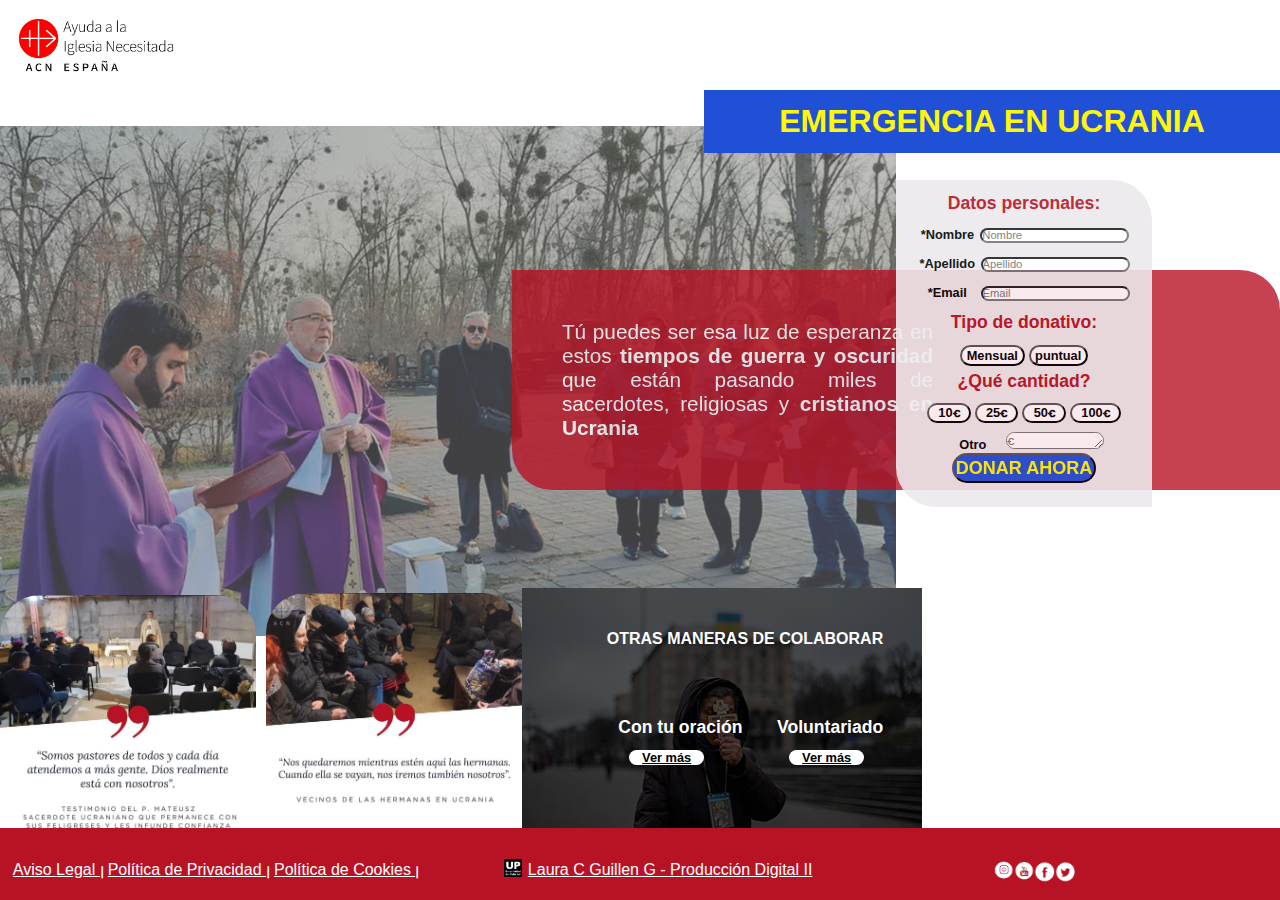
<file: index.html>
<!DOCTYPE html>
<html>
<head>
	<title>Emergencia en Ucrania/Ayuda a la Iglesia Necesitada</title>
	<meta charset="utf-8">
	<meta name="viewport" content="width=device-width, initial-scale=1.0">
	<link rel="stylesheet" type="text/css" href="css/estilo.css">
</head>
<body class="grid_container">


<header class="header">
<a href="index.html"> <img class="logo" src="imagenes/Logo.png" alt="Emergencia en ucrania"></a>
<h1 class="emergencia">EMERGENCIA EN UCRANIA</h1>
</header>
<section class="slider">
<img class="mySlides" src="imagenes/Hermanas cansadas.jpg" alt="religiosas en ucrania">
	<img class="mySlides" src="imagenes/Sacerdote en misa.jpg"  alt="misa">
	<img class="mySlides" src="imagenes/Hermana con comida.jpg"  alt="religiosa con comida">
	</section>
<section class="testimonio">
    <img src="imagenes/Testimonio1.jpg" alt="Testimonio 1">
	<img src="imagenes/Testimonio2.jpg" alt="Testimonio 2">
</section>
<form class="formulario" method="post" action="formulario.html">	
		<p>
			<h2>Datos personales:</h2>
			<label for="camponombre">*Nombre</label>
			<input class="g" type="text" name="nombre" required id="camponombre" placeholder= "Nombre"> 
		</p>
		<p>
			<label for="campoapellido">*Apellido</label>
			<input class="g" type="text" name="apellido" required id="campoapellido" placeholder= "Apellido"> 
		</p>
		<p>
			<label for="campoemail">*Email</label>
			<input class="g" type="email" name="email" required id="campoemail" placeholder= "Email"> 
		</p>
		<p>
			<h2>Tipo de donativo:</h2>
        	<input class="donativo" type="submit" value="Mensual">
        	<input class="donativo" type="submit" value="puntual">
      </p>
      <p>
		<h2>¿Qué cantidad?</h2>
		<div class="divf">
			<input class="donativo1" type="submit" value="10ꞓ">
        	<input class="donativo1" type="submit" value="25ꞓ">
        	<input class="donativo1" type="submit" value="50ꞓ">
        	<input class="donativo1" type="submit" value="100ꞓ">
        	</div>
		</p>
	  <p>   <label for="campootroo">Otro</label>
			<textarea id="campootro" placeholder= "ꞓ" rows="1" cols="10"></textarea>
		</p>
		<p>
			<input class="donar" type="submit" value="DONAR AHORA">
		</p>
</form>
<section class="mensaje">
	<p>Tú puedes ser esa luz de esperanza en estos <b>tiempos de guerra y oscuridad</b> que están pasando miles de sacerdotes, religiosas y <b>cristianos en Ucrania</b></p>
</section>
<section class="retencion">
	<img src="imagenes/mujer con crucifijo.jpg" alt="Mujer con crucifijo">
	<h1>OTRAS MANERAS DE COLABORAR</h1>
	<div>
	<h2 class="ache21">Con tu oración</h2>
	<a class="a1" href="https://www.ayudaalaiglesianecesitada.org/oraciones/por-los-cristianos-perseguidos/#vela">Ver más</a>
    </div>
    <div>
	<h2 class="ache22">Voluntariado</h2>
	<a class="a2" href="https://www.ayudaalaiglesianecesitada.org/colabora/voluntariado-ayuda-a-la-iglesia-necesitada-acn-espana/?utm_source=home&utm_medium=web&utm_campaign=general&utm_content=boton_entravoluntariado">Ver más</a>
	</div>
</section>
<footer class="footer">
  <section class="box">
 	<a href="https://www.ayudaalaiglesianecesitada.org/aviso-legal/">Aviso Legal ꞁ</a>
	<a href="https://www.ayudaalaiglesianecesitada.org/politica-de-privacidad/">Política de Privacidad ꞁ</a>
	<a href="https://www.ayudaalaiglesianecesitada.org/politica-de-cookies/">Política de Cookies ꞁ</a>
 	<img class="logoup" src="imagenes/logoup.png" alt="Logo Universidad de Palermo">
			<a href="relevamiento.html" class="name">Laura C Guillen G - Producción Digital II</a>
 </section>
	<section class="hola">
		<div class="redes">
				<a href="https://twitter.com/AyudaIglesNeces"><img src="imagenes/twitter.png" alt="Twitter"></a>
			</div>
			<div class="redes">
				<a href="https://www.facebook.com/ayudaalaiglesianecesitada/?ref=ts"><img src="imagenes/facebook.png" alt="Facebook"></a>
			</div>
			<div class="redes">
				<a href="https://www.youtube.com/user/AINorg"><img src="imagenes/youtube.png" alt="youtube"></a>
			</div>
			<div class="redes">
				<a href="https://www.instagram.com/ayudaiglesianecesitada/"><img src="imagenes/instagram.png" alt="Instagram"></a>
			</div>
		</section>
</footer> 
	<script>
var slideIndex = 1;
showDivs(slideIndex);

function plusDivs(n) {
    showDivs(slideIndex += n);
}

function showDivs(n) {
    var i;
	// acá define qué elemento entra en el slider
    var x = document.getElementsByClassName("mySlides");
    if (n > x.length) {slideIndex = 1} 
    if (n < 1) {slideIndex = x.length} ;
    for (i = 0; i < x.length; i++) {
        x[i].style.display = "none"; 
    }
    x[slideIndex-1].style.display = "block"; 
}
	
carousel();

function carousel() {
    var i;
    var x = document.getElementsByClassName("mySlides");
    for (i = 0; i < x.length; i++) {
      x[i].style.display = "none"; 
    }
    slideIndex++;
    if (slideIndex > x.length) {slideIndex = 1} 
    x[slideIndex-1].style.display = "block"; 
    setTimeout(carousel, 2000); // Cambia la imagen cada 2 segundos
}
</script>	
</body>
</html>
</file>
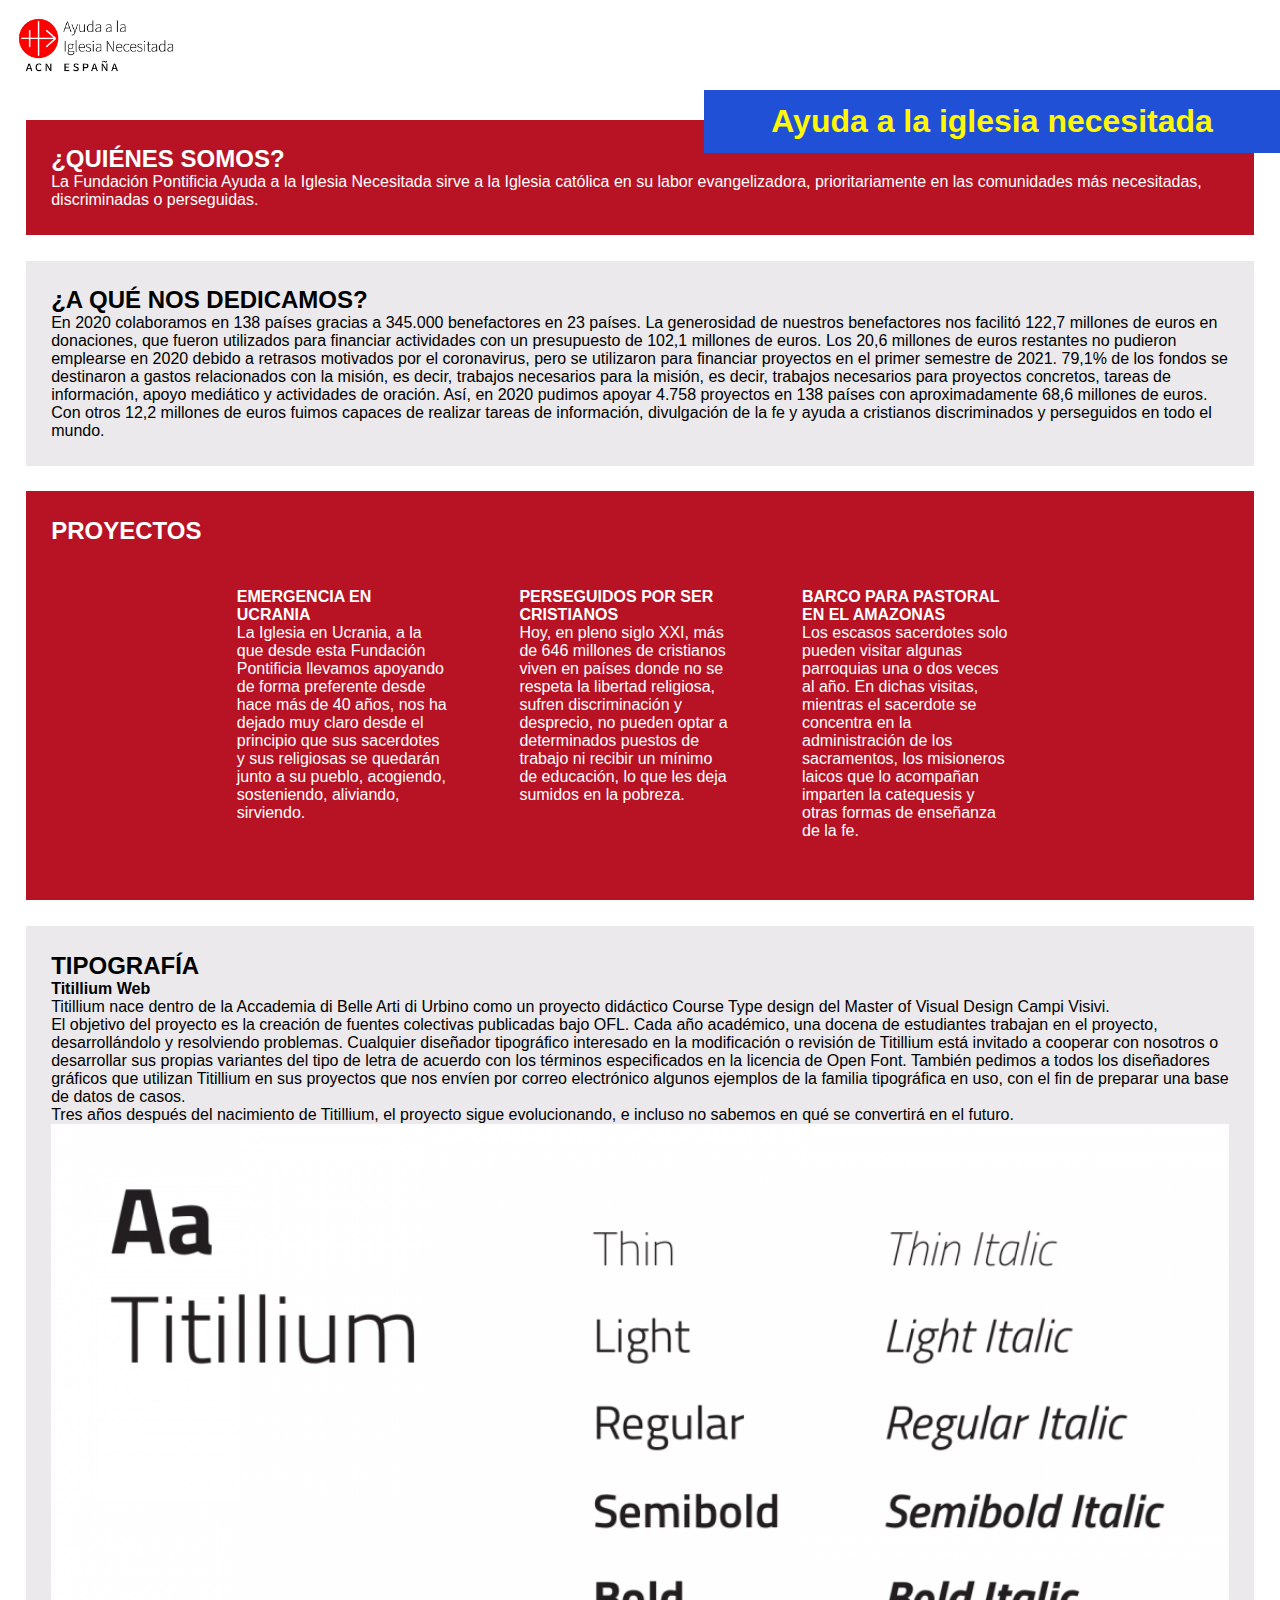
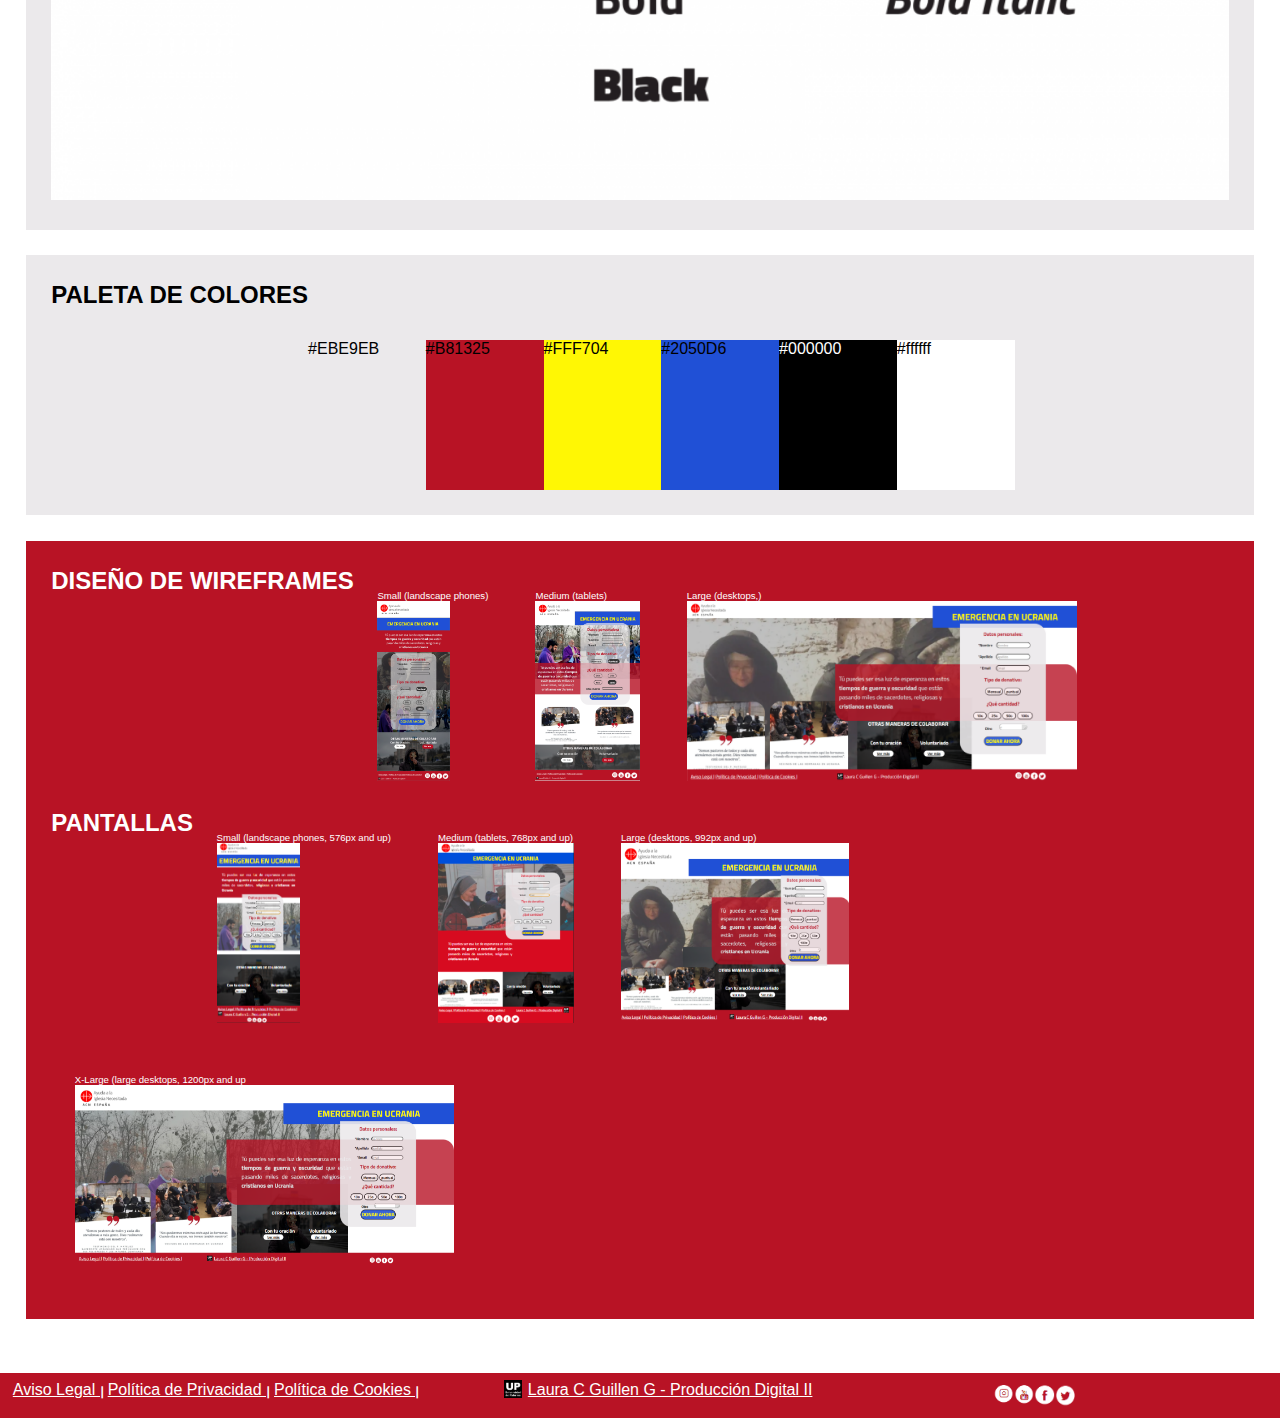
<file: relevamiento.html>
<!doctype html>
<html>
<head>
	<meta charset="utf-8"/>
	<title>Relevamiento/Ayuda a la Iglesia Necesitada</title>
	<link rel="stylesheet" type="text/css" href="lightbox2-2.11.3/dist/css/lightbox.min.css">
	<link rel="stylesheet" href="css/estilo.css"/>
</head>
<main>
<body class="grid_container2">
<header class="header">
		<a href="index.html"> <img class="logo" src="imagenes/Logo.png" alt="Emergencia en ucrania"></a>
		<h1 class="emergencia">Ayuda a la iglesia necesitada</h1>
	</header>
<section class="quienes">
	<h2>¿QUIÉNES SOMOS?</h2>
	<p>La Fundación Pontificia Ayuda a la Iglesia Necesitada sirve a la Iglesia católica en su labor evangelizadora, prioritariamente en las comunidades más necesitadas, discriminadas o perseguidas.
</p>
</section>
<article class="que">	
 <h2>¿A QUÉ NOS DEDICAMOS?</h2>
<p>En 2020 colaboramos en 138 países gracias a 345.000 benefactores en 23 países. La generosidad de nuestros benefactores nos facilitó 122,7 millones de euros en donaciones, que fueron utilizados para financiar actividades con un presupuesto de 102,1 millones de euros. Los 20,6 millones de euros restantes no pudieron emplearse en 2020 debido a retrasos motivados por el coronavirus, pero se utilizaron para financiar proyectos en el primer semestre de 2021.
79,1% de los fondos se destinaron a gastos relacionados con la misión, es decir, trabajos necesarios para la misión, es decir, trabajos necesarios para proyectos concretos, tareas de información, apoyo mediático y actividades de oración.
Así, en 2020 pudimos apoyar 4.758 proyectos en 138 países con aproximadamente 68,6 millones de euros. Con otros 12,2 millones de euros fuimos capaces de realizar tareas de información, divulgación de la fe y ayuda a cristianos discriminados y perseguidos en todo el mundo.</p>
</article>
<section class="proyectos">
<h2>PROYECTOS</h2>
<div>
<P><b>EMERGENCIA EN UCRANIA</b><br> La Iglesia en Ucrania, a la que desde esta Fundación Pontificia llevamos apoyando de forma preferente desde hace más de 40 años, nos ha dejado muy claro desde el principio que sus sacerdotes y sus religiosas se quedarán junto a su pueblo, acogiendo, sosteniendo, aliviando, sirviendo.</P>
</div>
<div>
<P><b>PERSEGUIDOS POR SER CRISTIANOS</b><br>Hoy, en pleno siglo XXI, más de 646 millones de cristianos viven en países donde no se respeta la libertad religiosa, sufren discriminación y desprecio, no pueden optar a determinados puestos de trabajo ni recibir un mínimo de educación, lo que les deja sumidos en la pobreza.</P>
</div>
<div>
<P><b>BARCO PARA PASTORAL EN EL AMAZONAS</b><br> Los escasos sacerdotes solo pueden visitar algunas parroquias una o dos veces al año. En dichas visitas, mientras el sacerdote se concentra en la administración de los sacramentos, los misioneros laicos que lo acompañan imparten la catequesis y otras formas de enseñanza de la fe.</P>
</div>
</section>
<section class="tipografia">
	<h2>TIPOGRAFÍA</h2>
<P><b>Titillium Web</b><br>Titillium nace dentro de la Accademia di Belle Arti di Urbino como un proyecto didáctico Course Type design del Master of Visual Design Campi Visivi.<br>

El objetivo del proyecto es la creación de fuentes colectivas publicadas bajo OFL. Cada año académico, una docena de estudiantes trabajan en el proyecto, desarrollándolo y resolviendo problemas. Cualquier diseñador tipográfico interesado en la modificación o revisión de Titillium está invitado a cooperar con nosotros o desarrollar sus propias variantes del tipo de letra de acuerdo con los términos especificados en la licencia de Open Font. También pedimos a todos los diseñadores gráficos que utilizan Titillium en sus proyectos que nos envíen por correo electrónico algunos ejemplos de la familia tipográfica en uso, con el fin de preparar una base de datos de casos.<br>

Tres años después del nacimiento de Titillium, el proyecto sigue evolucionando, e incluso no sabemos en qué se convertirá en el futuro.</P>
<img src="imagenes/titillium.png" alt="Tipografía">
</section>
<section class="colores">
	<h2>PALETA DE COLORES</h2>
	<div class="gris">
		<P>#EBE9EB</P>
	</div>
	<div class="rojo">
		<P>#B81325</P>
	</div>
	<div class="azul">
		<P>#FFF704</P>
	</div>
	<div class="amarillo">
		<P>#2050D6</P>
	</div>
	<div class="negro" style="color:#ffffff;">
        <P>#000000</P>
	</div>
	<div class="blanco">
        <P>#ffffff</P>
	</div>
</section>
<section class="wiref">
	<article>
	<h2>DISEÑO DE WIREFRAMES</h2>
	<div>
        <p>Small (landscape phones)</p>
		<a href="imagenes/pm.png" data-lightbox="galeria"><img src="imagenes/pm.png" alt="Resolución 390"></a>
	</div>
	<div>
		<p>Medium  (tablets)</p>
	    <a href="imagenes/pantalla ipad.png" data-lightbox="galeria"><img src="imagenes/pantalla ipad.png" alt="Resolución 768"></a>
	</div>
	<div>
		<p>Large  (desktops,)</p>
		<a href="imagenes/pantalla web.png" data-lightbox="galeria"><img src="imagenes/pantalla web.png" alt="Resolución 1200"></a>
	</div>
</article>
<article>
	<h2>PANTALLAS</h2>
	<div>
        <p>Small (landscape phones, 576px and up)</p>
		<a href="imagenes/small.png" data-lightbox="galeria"><img src="imagenes/small.png" alt="Resolución 390"></a>
	</div>
	<div>
		<p>Medium  (tablets, 768px and up)</p>
	    <a href="imagenes/768.png" data-lightbox="galeria"><img src="imagenes/768.png" alt="Resolución 768"></a>
	</div>
	<div>
		<p>Large  (desktops, 992px and up)</p>
		<a href="imagenes/900.png" data-lightbox="galeria"><img src="imagenes/900.png" alt="Resolución 992"></a>
	</div>
	<div>
		<p> X-Large  (large desktops, 1200px and up</p>
	    <a href="imagenes/1200.png" data-lightbox="galeria"><img src="imagenes/1200.png" alt="Resolución 1200"></a>
	</div>
</article>
	
</section>
<footer class="footer">
  <section class="box">
  	<div>
 	<a href="https://www.ayudaalaiglesianecesitada.org/aviso-legal/">Aviso Legal ꞁ</a>
	<a href="https://www.ayudaalaiglesianecesitada.org/politica-de-privacidad/">Política de Privacidad ꞁ</a>
	<a href="https://www.ayudaalaiglesianecesitada.org/politica-de-cookies/">Política de Cookies ꞁ</a>
 	<img class="logoup" src="imagenes/logoup.png" alt="Logo Universidad de Palermo">
			<a href="relevamiento.html" class="name">Laura C Guillen G - Producción Digital II</a>
 </div>
 </section>
	<section class="hola">
		<div class="redes">
				<a href="https://twitter.com/AyudaIglesNeces"><img src="imagenes/twitter.png" alt="Twitter"></a>
			</div>
			<div class="redes">
				<a href="https://www.facebook.com/ayudaalaiglesianecesitada/?ref=ts"><img src="imagenes/facebook.png" alt="Facebook"></a>
			</div>
			<div class="redes">
				<a href="https://www.youtube.com/user/AINorg"><img src="imagenes/youtube.png" alt="youtube"></a>
			</div>
			<div class="redes">
				<a href="https://www.instagram.com/ayudaiglesianecesitada/"><img src="imagenes/instagram.png" alt="Instagram"></a>
			</div>
		</section>
</footer>
	<script>
var slideIndex = 1;
showDivs(slideIndex);

function plusDivs(n) {
    showDivs(slideIndex += n);
}

function showDivs(n) {
    var i;
	// acá define qué elemento entra en el slider
    var x = document.getElementsByClassName("mySlides");
    if (n > x.length) {slideIndex = 1} 
    if (n < 1) {slideIndex = x.length} ;
    for (i = 0; i < x.length; i++) {
        x[i].style.display = "none"; 
    }
    x[slideIndex-1].style.display = "block"; 
}
	
carousel();

function carousel() {
    var i;
    var x = document.getElementsByClassName("mySlides");
    for (i = 0; i < x.length; i++) {
      x[i].style.display = "none"; 
    }
    slideIndex++;
    if (slideIndex > x.length) {slideIndex = 1} 
    x[slideIndex-1].style.display = "block"; 
    setTimeout(carousel, 2000); // Cambia la imagen cada 2 segundos
}
</script>	
<script>function myFunction() {var x = document.getElementById("mimenu");if (x.className === " ") {x.className += " menucelular";} else {x.className = " ";}}</script>
	<script src="lightbox2-2.11.3/dist/js/lightbox-plus-jquery.min.js"></script>
</body>
</main>
</html>
</file>
<file: css/estilo.css>
@import url('https://fonts.googleapis.com/css2?family=Open+Sans&display=swap');

*{
	box-sizing: border-box;
	margin: 0;
	padding: 0;
}

html{
	height: 100%;
}

body{
	min-height: 100%; 
	 
}
h1{color: #000000;
font-family: 'Josefin Sans', sans-serif;
font-family: 'Palette Mosaic', cursive;
font-family: 'Source Sans Pro', sans-serif;
font-family: 'Titillium Web', sans-serif;
}
.grid_container{
	display: grid;
	gap: 5px;
	grid-template: 
	"header" 30px
	"mensaje" 100px
	"formulario" auto
	"testimonio" auto
	"retencion" 100px
	"footer" 70px
	;
}

.header{
	grid-area: header;
	background-color: #ffffff;
}


.testimonio{
	grid-area: testimonio;
}


.formulario{
	grid-area: formulario;
}

.mensaje{
	grid-area: mensaje;
	background-color: #B81325;
}

.retencion{
	grid-area: retencion;
}

.footer{
	grid-area: footer;
	background-color: #B81325;
}

@media (min-width:50px) 
{
	.grid_container{
		grid-template: 
		"header      header        header" 	    150px 
		"mensaje     mensaje       mensaje" 	50px
		"formulario formulario     formulario"  auto
		"testimonio  testimonio    testimonio" 0px
		"retencion  retencion      retencion"  100px
		"footer     footer         footer"     100px /
		 100px 		100px          auto;
 	}
.testimonio{display: none;}
.logo{width: 40%;}
.emergencia{width: 100%;text-align: center;color: #FFF704;background-color: #2050D6;padding: 1%;position: absolute;top: 8%;right: 0%;z-index: 1;}
.mySlides{align-content: center; position: absolute;top: 35%;z-index: 0;filter: contrast(50%);width: 100%;}
.slider{width: 100%;}
form{border-top-right-radius:40px;border-bottom-left-radius:40px; opacity: 90%;text-align: center;background-color: #EBE9EB;width: 50%;padding: 1%;padding-top: 0.5%;position: absolute;top: 30%;left: 30%;z-index: 3;}
label{width: 25%;display: inline-block;font-size: 80%;font-weight:bold;font-family: 'Josefin Sans', sans-serif;
font-family: 'Palette Mosaic', cursive;
font-family: 'Source Sans Pro', sans-serif;
font-family: 'Titillium Web', sans-serif;}
.donar{font-size: 80%;font-weight: bold;color: #FFF704;background-color: #2050D6;border-radius: 35px;font-size: 18px;}
input {font-size: 80%;color: #000000;background-color:#ffffff; border-radius: 30px;font-family: 'Josefin Sans', sans-serif;
font-family: 'Palette Mosaic', cursive;
font-family: 'Source Sans Pro', sans-serif;
font-family: 'Titillium Web', sans-serif;}
.g{height: 15px;font-size: 70%;}
.donativo{color: #000000;background-color: #ffffff;font-weight: bold;border-radius: 35px;padding: 0.5%;padding-left: 2%;padding-right: 2%;}
.donativo1{font-size: 80%;font-weight: bold;color: #000000;background-color: #ffffff;border-radius: 35px;padding-left: 4%;padding-right: 4%;}
.donativo:hover{background-color:#000000;color: #ffffff;}
.donativo1:hover{background-color:#000000;color: #ffffff;}
.divf {width: 100%;margin-bottom: 2%;}
form h2{font-size: 110%;font-family: 'Josefin Sans', sans-serif;
font-family: 'Palette Mosaic', cursive;
font-family: 'Source Sans Pro', sans-serif;
font-family: 'Titillium Web', sans-serif;color:#B81325;}
textarea{border-radius: 30px;}
.retencion h2{font-family: 'Josefin Sans', sans-serif;
font-family: 'Palette Mosaic', cursive;
font-family: 'Source Sans Pro', sans-serif;
font-family: 'Titillium Web', sans-serif;}
.retencion img{;position: absolute;bottom: 5%;right:0; filter: grayscale(70%);filter: brightness(30%);}
.retencion h1{color: #ffffff;position: absolute;bottom: 28%;right:17%;font-size: 100%;}
.ache21{color: #ffffff;position: absolute;bottom: 18%;right:60%;font-size: 110%;}
.ache22{color: #ffffff;position: absolute;bottom: 18%;right:10%;font-size: 110%;}
.a1{font-size: 80%;color: #000000;position: absolute;bottom: 15%;right:65%;border-radius: 35px;background-color: #ffffff;padding-left: 1%; padding-right: 1%;}
.a2{font-size: 80%;color: #000000;position: absolute;bottom: 15%;right:15%;border-radius: 35px;background-color: #ffffff;padding-left: 1%; padding-right: 1%;;}
.a1:hover{background-color:#B81325;color: #ffffff;}
.a2:hover{background-color:#B81325;color: #ffffff;}
p{font-family: 'Josefin Sans', sans-serif;
font-family: 'Palette Mosaic', cursive;
font-family: 'Source Sans Pro', sans-serif;
font-family: 'Titillium Web', sans-serif;}
.name a{font-family: 'Josefin Sans', sans-serif;
font-family: 'Palette Mosaic', cursive;
font-family: 'Source Sans Pro', sans-serif;
font-family: 'Titillium Web', sans-serif; font-weight: bold;}
.retencion a{font-family: 'Josefin Sans', sans-serif;
font-family: 'Palette Mosaic', cursive;
font-family: 'Source Sans Pro', sans-serif;
font-family: 'Titillium Web', sans-serif; font-weight: bold;}
.mensaje{border-top-right-radius:0px;border-bottom-left-radius:0px;opacity: 100%;background-color: #B81325;color: #ffffff; padding: 1%; width: 100%; font-size: 100%;position: absolute;right: 0%;top:15% ;z-index: 2;
}
.mensaje p{width: 90%;text-align: justify; margin: 5%;}
footer {position: absolute;bottom: 0%;width: 100%;position: absolute;z-index: 5;height: 8%;}
.name{color: #ffffff;width:100%;margin-left: 8%;font-family: 'Josefin Sans', sans-serif;
font-family: 'Palette Mosaic', cursive;
font-family: 'Source Sans Pro', sans-serif;
font-family: 'Titillium Web', sans-serif;}
.hola{position: absolute;bottom: -20%;width: 100%;background-color:#B81325;}
.name a{font-family: 'Josefin Sans', sans-serif;
font-family: 'Palette Mosaic', cursive;
font-family: 'Source Sans Pro', sans-serif;
font-family: 'Titillium Web', sans-serif; font-weight: bold;position: absolute;bottom: 15%;}
.redes img {float: right;width: 6%;}
.redes{width: 100%;margin-left: -40%;}
.box{width: 100%;padding: 1%;}
a{color: #ffffff; font-family: 'Josefin Sans', sans-serif;
font-family: 'Palette Mosaic', cursive;
font-family: 'Source Sans Pro', sans-serif;
font-family: 'Titillium Web', sans-serif;}
.logoup{width: 5%;margin-left: -95%;position: absolute;bottom: 32%;}

}

@media (min-width: 768px) {
	.grid_container{
		grid-template: 
		"header 	header 	   header" 	        100px 
		".   	    .   	   formulario" 	    250px
		"mensaje 	mensaje    formulario" 	    300px
		"testimonio testimonio retencion" 	    auto
		"footer 	footer 	   footer" 	        150px /
		 200px 		200px      auto;
	}
.testimonio{display: block;}
.logo{width: 30%;}
.emergencia{text-align: center;color: #FFF704;background-color: #2050D6;padding: 1%;position: absolute;top: 7%;right: 0%;z-index: 1;}
.mySlides{align-content: center; position: absolute;top: 10%;z-index: 0;filter: contrast(50%);width: 100%;}
.slider{width: 100%;}
form{border-top-right-radius:40px;border-bottom-left-radius:40px; opacity: 90%;text-align: center;background-color: #EBE9EB;width: 40%;padding: 1%;padding-top: 0.5%;position: absolute;top: 18%;left: 50%;z-index: 3;}
label{width: 25%;display: inline-block;font-size: 80%;font-weight:bold;font-family: 'Josefin Sans', sans-serif;
font-family: 'Palette Mosaic', cursive;
font-family: 'Source Sans Pro', sans-serif;
font-family: 'Titillium Web', sans-serif;}
.donar{font-size: 80%;font-weight: bold;color: #FFF704;background-color: #2050D6;border-radius: 35px;font-size: 18px;}
input {font-size: 80%;color: #000000;background-color:#ffffff; border-radius: 30px;font-family: 'Josefin Sans', sans-serif;
font-family: 'Palette Mosaic', cursive;
font-family: 'Source Sans Pro', sans-serif;
font-family: 'Titillium Web', sans-serif;margin-bottom: 5%;}
.g{height: 15px;font-size: 70%;margin-bottom: 5%;}
.donativo{color: #000000;background-color: #ffffff;font-weight: bold;border-radius: 35px;padding: 0.5%;padding-left: 2%;padding-right: 2%;margin-bottom: 2%;}
.donativo1{font-size: 80%;font-weight: bold;color: #000000;background-color: #ffffff;border-radius: 35px;padding-left: 4%;padding-right: 4%;margin-bottom: 2%;}
.donativo:hover{background-color:#000000;color: #ffffff;margin-bottom: 5%;}
.donativo1:hover{background-color:#000000;color: #ffffff;margin-bottom: 5%;}
.divf {width: 100%;margin-bottom: 2%;margin-bottom: 2%;}
form h2{font-size: 110%;font-family: 'Josefin Sans', sans-serif;
font-family: 'Palette Mosaic', cursive;
font-family: 'Source Sans Pro', sans-serif;
font-family: 'Titillium Web', sans-serif;color:#B81325;margin-bottom: 5%;}
textarea{border-radius: 30px;}
.retencion h2{font-family: 'Josefin Sans', sans-serif;
font-family: 'Palette Mosaic', cursive;
font-family: 'Source Sans Pro', sans-serif;
font-family: 'Titillium Web', sans-serif;}
.retencion img{;position: absolute;bottom: 5%;right:0; filter: grayscale(70%);filter: brightness(30%);}
.retencion h1{color: #ffffff;position: absolute;bottom: 28%;right:17%;font-size: 100%;}
.ache21{color: #ffffff;position: absolute;bottom: 18%;right:35%;font-size: 110%;}
.ache22{color: #ffffff;position: absolute;bottom: 18%;right:10%;font-size: 110%;}
.a1{font-size: 80%;color: #000000;position: absolute;bottom: 15%;right:30%;border-radius: 35px;background-color: #ffffff;padding-left: 1%; padding-right: 1%;}
.a2{font-size: 80%;color: #000000;position: absolute;bottom: 15%;right:15%;border-radius: 35px;background-color: #ffffff;padding-left: 1%; padding-right: 1%;;}
.a1:hover{background-color:#B81325;color: #ffffff;}
.a2:hover{background-color:#B81325;color: #ffffff;}
p{font-family: 'Josefin Sans', sans-serif;
font-family: 'Palette Mosaic', cursive;
font-family: 'Source Sans Pro', sans-serif;
font-family: 'Titillium Web', sans-serif;}
.name a{font-family: 'Josefin Sans', sans-serif;
font-family: 'Palette Mosaic', cursive;
font-family: 'Source Sans Pro', sans-serif;
font-family: 'Titillium Web', sans-serif; font-weight: bold;}
.retencion a{font-family: 'Josefin Sans', sans-serif;
font-family: 'Palette Mosaic', cursive;
font-family: 'Source Sans Pro', sans-serif;
font-family: 'Titillium Web', sans-serif; font-weight: bold;}
.testimonio{width: 100%;position: absolute;right: 0%;z-index: 2;bottom: 7.5%;
}
.testimonio img{margin-right: 1%;width: 22%;border-top-right-radius:40px;border-top-left-radius:40px
}
.mensaje{border-top-right-radius:0px;border-bottom-left-radius:0px;opacity: 100%;background-color: #B81325;color: #ffffff; padding: 3%; width: 100%; font-size: 120%;position: absolute;right: 0%;top:50% ;z-index: 2;
}
.mensaje p{width: 50%;text-align: justify;}
footer {position: absolute;bottom: 0%;width: 100%;position: absolute;z-index: 5;height: 8%;}
.name{color: #ffffff;width:100%;margin-left: 8%;font-family: 'Josefin Sans', sans-serif;
font-family: 'Palette Mosaic', cursive;
font-family: 'Source Sans Pro', sans-serif;
font-family: 'Titillium Web', sans-serif;}
.hola{position: absolute;bottom: -20%;width: 100%;background-color:#B81325;}
.name a{font-family: 'Josefin Sans', sans-serif;
font-family: 'Palette Mosaic', cursive;
font-family: 'Source Sans Pro', sans-serif;
font-family: 'Titillium Web', sans-serif; font-weight: bold;position: absolute;bottom: 15%;}
.redes img {float: right;width: 6%;}
.redes{width: 100%;margin-left: -40%;}
.box{width: 100%;padding: 1%;}
a{color: #ffffff; font-family: 'Josefin Sans', sans-serif;
font-family: 'Palette Mosaic', cursive;
font-family: 'Source Sans Pro', sans-serif;
font-family: 'Titillium Web', sans-serif;}
.logoup{width: 8%;margin-left: -95%;position: absolute;bottom: 32%;}
 
@media (min-width: 900px) {
		.grid_container{
		grid-template: 
		"header 	header 	    header     header" 	        100px 
		".   	    .           mensaje    formulario" 	    auto
		"testimonio testimonio  retencion  formulario" 	    auto
		"footer 	footer      footer	   footer" 	        40px /
		 200px   	200px       200px      auto
	}
.testimonio{display: block;}
.logo{width: 25%;}
.emergencia{width: 70%;text-align: center;color: #FFF704;background-color: #2050D6;padding: 1%;position: absolute;top: 9%;right: 0%;z-index: 1;}
.mySlides{align-content: center; position: absolute;top: 20%;z-index: 0;filter: contrast(50%);width: 70%;}
.slider{width: 70%;}
form{border-top-right-radius:40px;border-bottom-left-radius:40px; opacity: 90%;text-align: center;background-color: #EBE9EB;width: 20%;padding: 1%;padding-top: 0.5%;position: absolute;top: 18%;left: 70%;z-index: 3;}
label{width: 25%;display: inline-block;font-size: 80%;font-weight:bold;font-family: 'Josefin Sans', sans-serif;
font-family: 'Palette Mosaic', cursive;
font-family: 'Source Sans Pro', sans-serif;
font-family: 'Titillium Web', sans-serif;}
.donar{font-size: 80%;font-weight: bold;color: #FFF704;background-color: #2050D6;border-radius: 35px;font-size: 18px;}
input {font-size: 80%;color: #000000;background-color:#ffffff; border-radius: 30px;font-family: 'Josefin Sans', sans-serif;
font-family: 'Palette Mosaic', cursive;
font-family: 'Source Sans Pro', sans-serif;
font-family: 'Titillium Web', sans-serif;}
.g{height: 15px;font-size: 70%;}
.donativo{color: #000000;background-color: #ffffff;font-weight: bold;border-radius: 35px;padding: 0.5%;padding-left: 2%;padding-right: 2%;}
.donativo1{font-size: 80%;font-weight: bold;color: #000000;background-color: #ffffff;border-radius: 35px;padding-left: 4%;padding-right: 4%;}
.donativo:hover{background-color:#000000;color: #ffffff;}
.donativo1:hover{background-color:#000000;color: #ffffff;}
.divf {width: 100%;margin-bottom: 2%;}
form h2{font-size: 110%;font-family: 'Josefin Sans', sans-serif;
font-family: 'Palette Mosaic', cursive;
font-family: 'Source Sans Pro', sans-serif;
font-family: 'Titillium Web', sans-serif;color:#B81325;}
textarea{border-radius: 30px;}
.textex{display: flex;flex-flow: wrap;}
.retencion h2{font-family: 'Josefin Sans', sans-serif;
font-family: 'Palette Mosaic', cursive;
font-family: 'Source Sans Pro', sans-serif;
font-family: 'Titillium Web', sans-serif;}
.retencion img{position: absolute;bottom: 5%;right:28%; filter: grayscale(70%);filter: brightness(30%);}
.retencion h1{color: #ffffff;position: absolute;bottom: 28%;right:31%;font-size: 100%;}
.ache21{color: #ffffff;position: absolute;bottom: 18%;right:42%;font-size: 110%;}
.ache22{color: #ffffff;position: absolute;bottom: 18%;right:31%;font-size: 110%;}
.a1{font-size: 80%;color: #000000;position: absolute;bottom: 15%;right:45%;border-radius: 35px;background-color: #ffffff;padding-left: 1%; padding-right: 1%;}
.a2{font-size: 80%;color: #000000;position: absolute;bottom: 15%;right:32.5%;border-radius: 35px;background-color: #ffffff;padding-left: 1%; padding-right: 1%;;}
.a1:hover{background-color:#B81325;color: #ffffff;}
.a2:hover{background-color:#B81325;color: #ffffff;}
p{font-family: 'Josefin Sans', sans-serif;
font-family: 'Palette Mosaic', cursive;
font-family: 'Source Sans Pro', sans-serif;
font-family: 'Titillium Web', sans-serif;}
.name a{font-family: 'Josefin Sans', sans-serif;
font-family: 'Palette Mosaic', cursive;
font-family: 'Source Sans Pro', sans-serif;
font-family: 'Titillium Web', sans-serif; font-weight: bold;}
.retencion a{font-family: 'Josefin Sans', sans-serif;
font-family: 'Palette Mosaic', cursive;
font-family: 'Source Sans Pro', sans-serif;
font-family: 'Titillium Web', sans-serif; font-weight: bold;}
.testimonio{width: 50%;position: absolute;right: 50%;z-index: 2;bottom: 7.5%;
}
.testimonio img{margin-right: 1%;width: 40%;border-top-right-radius:40px;border-top-left-radius:40px
}
.mensaje{border-top-right-radius:40px;border-bottom-left-radius:40px;opacity: 80%;background-color: #B81325;color: #ffffff; padding: 1%; width: 60%; font-size: 130%;position: absolute;right: 0%;top:30% ;z-index: 2;
}
.mensaje p{width: 50%;text-align: justify;}
footer {position: absolute;bottom: 0%;width: 100%;position: absolute;z-index: 3;height: 8%;}
.name{color: #ffffff;width:100%;margin-left: 8%;font-family: 'Josefin Sans', sans-serif;
font-family: 'Palette Mosaic', cursive;
font-family: 'Source Sans Pro', sans-serif;
font-family: 'Titillium Web', sans-serif;}
.hola{position: absolute;bottom: 22%;width: 50%;right: -10%;background: none;}
.name a{font-family: 'Josefin Sans', sans-serif;
font-family: 'Palette Mosaic', cursive;
font-family: 'Source Sans Pro', sans-serif;
font-family: 'Titillium Web', sans-serif; font-weight: bold;position: absolute;bottom: 15%;}
.redes img {float: right;width: 4%;}
.redes{width: 100%}
.box{width: 100%;;padding: 1%;position: absolute;bottom: 15%;}
a{color: #ffffff; font-family: 'Josefin Sans', sans-serif;
font-family: 'Palette Mosaic', cursive;
font-family: 'Source Sans Pro', sans-serif;
font-family: 'Titillium Web', sans-serif;}
.logoup{width: 2%;margin-left: 5%;position: absolute;bottom: 32%;}
}


@media (min-width: 1200px) {

	.grid_container{
		grid-template: 
		"header 	header 	    header     header" 	        120px 
		".          .           mensaje    formulario" 	    auto
		"testimonio testimonio  retencion  formulario" 	    auto
		"footer 	footer      footer	   footer" 	        100px /
		 200px   	200px       auto       350px
	}
.testimonio{display: block;}
.logo{width: 15%;}
.emergencia{width: 45%;text-align: center;color: #FFF704;background-color: #2050D6;padding: 1%;position: absolute;top: 10%;right: 0%;z-index: 1;}
.mySlides{align-content: center; position: absolute;top: 14%;z-index:0;filter: contrast(50%);width: 70%;}
.slider{width: 70%;}
form{border-top-right-radius:40px;border-bottom-left-radius:40px; opacity: 90%;text-align: center;background-color: #EBE9EB;width: 20%;padding: 1%;padding-top: 1%;position: absolute;top: 20%;left: 70%;z-index: 3;}
label{width: 25%;display: inline-block;font-size: 80%;font-weight:bold;font-family: 'Josefin Sans', sans-serif;
font-family: 'Palette Mosaic', cursive;
font-family: 'Source Sans Pro', sans-serif;
font-family: 'Titillium Web', sans-serif;}
.donar{font-size: 80%;font-weight: bold;color: #FFF704;background-color: #2050D6;border-radius: 35px;font-size: 18px;padding: 1%;}
input {font-size: 80%;color: #000000;background-color:#ffffff; border-radius: 30px;font-family: 'Josefin Sans', sans-serif;
font-family: 'Palette Mosaic', cursive;
font-family: 'Source Sans Pro', sans-serif;
font-family: 'Titillium Web', sans-serif;}
.g{height: 15px;font-size: 70%;}
.donativo{color: #000000;background-color: #ffffff;font-weight: bold;border-radius: 35px;padding: 0.5%;padding-left: 2%;padding-right: 2%;}
.donativo1{font-size: 80%;font-weight: bold;color: #000000;background-color: #ffffff;border-radius: 35px;padding-left: 4%;padding-right: 4%;}
.donativo:hover{background-color:#000000;color: #ffffff;}
.donativo1:hover{background-color:#000000;color: #ffffff;}
.divf {width: 100%;margin-bottom: 2%;}
form h2{font-size: 110%;font-family: 'Josefin Sans', sans-serif;
font-family: 'Palette Mosaic', cursive;
font-family: 'Source Sans Pro', sans-serif;
font-family: 'Titillium Web', sans-serif;color:#B81325;}
textarea{border-radius: 30px;}
.textex{display: flex;flex-flow: wrap;}
.retencion h2{font-family: 'Josefin Sans', sans-serif;
font-family: 'Palette Mosaic', cursive;
font-family: 'Source Sans Pro', sans-serif;
font-family: 'Titillium Web', sans-serif;}
.retencion img{position: absolute;bottom: 5%;right:28%; filter: grayscale(70%);filter: brightness(30%);}
.retencion h1{color: #ffffff;position: absolute;bottom: 28%;right:31%;font-size: 100%;}
.ache21{color: #ffffff;position: absolute;bottom: 18%;right:42%;font-size: 110%;}
.ache22{color: #ffffff;position: absolute;bottom: 18%;right:31%;font-size: 110%;}
.a1{font-size: 80%;color: #000000;position: absolute;bottom: 15%;right:45%;border-radius: 35px;background-color: #ffffff;padding-left: 1%; padding-right: 1%;}
.a2{font-size: 80%;color: #000000;position: absolute;bottom: 15%;right:32.5%;border-radius: 35px;background-color: #ffffff;padding-left: 1%; padding-right: 1%;;}
.a1:hover{background-color:#B81325;color: #ffffff;}
.a2:hover{background-color:#B81325;color: #ffffff;}
p{font-family: 'Josefin Sans', sans-serif;
font-family: 'Palette Mosaic', cursive;
font-family: 'Source Sans Pro', sans-serif;
font-family: 'Titillium Web', sans-serif;}
.name a{font-family: 'Josefin Sans', sans-serif;
font-family: 'Palette Mosaic', cursive;
font-family: 'Source Sans Pro', sans-serif;
font-family: 'Titillium Web', sans-serif; font-weight: bold;}
.retencion a{font-family: 'Josefin Sans', sans-serif;
font-family: 'Palette Mosaic', cursive;
font-family: 'Source Sans Pro', sans-serif;
font-family: 'Titillium Web', sans-serif; font-weight: bold;}
.testimonio{width: 50%;position: absolute;right:50%;z-index: 2;bottom: 7.5%;
}
.testimonio img{margin-right: 1%;width: 40%;border-top-right-radius:40px;border-top-left-radius:40px
}
.mensaje{border-top-right-radius:40px;border-bottom-left-radius:40px;opacity: 80%;background-color: #B81325;color: #ffffff; padding: 1%; width: 60%; font-size: 130%;position: absolute;right: 0%;top:30% ;z-index: 2;
}
.mensaje p{width: 50%;text-align: justify;}
footer {position: absolute;bottom: 0%;width: 100%;position: absolute;z-index: 5;height: 8%;}
.name{color: #ffffff;width:50%;margin-left: 12%;font-family: 'Josefin Sans', sans-serif;
font-family: 'Palette Mosaic', cursive;
font-family: 'Source Sans Pro', sans-serif;
font-family: 'Titillium Web', sans-serif;}
.hola{position: absolute;bottom: 22%;width: 40%;right: 0%;background: none;}
.name a{font-family: 'Josefin Sans', sans-serif;
font-family: 'Palette Mosaic', cursive;
font-family: 'Source Sans Pro', sans-serif;
font-family: 'Titillium Web', sans-serif; font-weight: bold;position: absolute;bottom: 15%;}
.redes img {float: right;width: 4%;}
.redes{width: 100%}
.box{width: 70%;;padding: 1%;position: absolute;bottom: 12%;}
a{color: #ffffff; font-family: 'Josefin Sans', sans-serif;
font-family: 'Palette Mosaic', cursive;
font-family: 'Source Sans Pro', sans-serif;
font-family: 'Titillium Web', sans-serif;}
.logoup{width: 2%;margin-left: 9%;position: absolute;bottom: 32%;}
}
.grid_container2{
	display: grid;
	gap: 5px;
	grid-template: 
	"header" 30px
	"quienes" 100px
	"que" auto
	"proyectos" auto
	"tipografia" 100px
	"colores" 100px
	"wiref" 100px
	"footer" 70px
	;
}
h1,h2{font-family: 'Josefin Sans', sans-serif;
font-family: 'Palette Mosaic', cursive;
font-family: 'Source Sans Pro', sans-serif;
font-family: 'Titillium Web', sans-serif;}
.quienes,.proyectos,.colores,.wiref{background-color:#B81325; color: #ffffff; padding: 2%;margin: 2%;
}
.que,.tipografia,.colores{background-color:#EBE9EB; color: #000000; padding: 2%;margin: 2%; align-content: center;
}
.tipografia img{width: 100%;
}
.proyectos,.wiref,.colores{display: flex;flex-flow: wrap;
}
.proyectos div{padding: 1%;width: 20%;margin: 2%;margin-top: 5%;
}
.wiref div{margin: 2%;align-content: center;
}
.wiref img{width:auto;height: 180px;}
.wiref p{font-size: 60%;}
.wiref article{width: 100%;display: flex;flex-flow: wrap;}
.colores div{width: 10%;height: 150px ;margin-top: 5%;}
.gris{background-color:#EBE9EB;}
.rojo{background-color:#B81325;}
.azul{background-color:#FFF704;}
.amarillo{background-color:#2050D6;}
.negro{background-color:#000000 ;}
.blanco{background-color:#ffffff ;}
.header{
	grid-area: header;
	background-color: #ffffff;
}
.grid_container2 footer{position: relative;top: 95%;height: 150%;} 

.quienes{
	grid-area: quienes;
}


.que{
	grid-area: que;
}

.proyectos{
	grid-area: proyectos;
	background-color: #B81325;
}

.tipografia{
	grid-area: tipografia;
}

.colores{
	grid-area: colores;
}
.wiref{
	grid-area: wiref;
}
.footer{
	grid-area: footer;;
}
@media (max-width: 900px) {
.grid_container2 header{height: 200%;}
</file>
